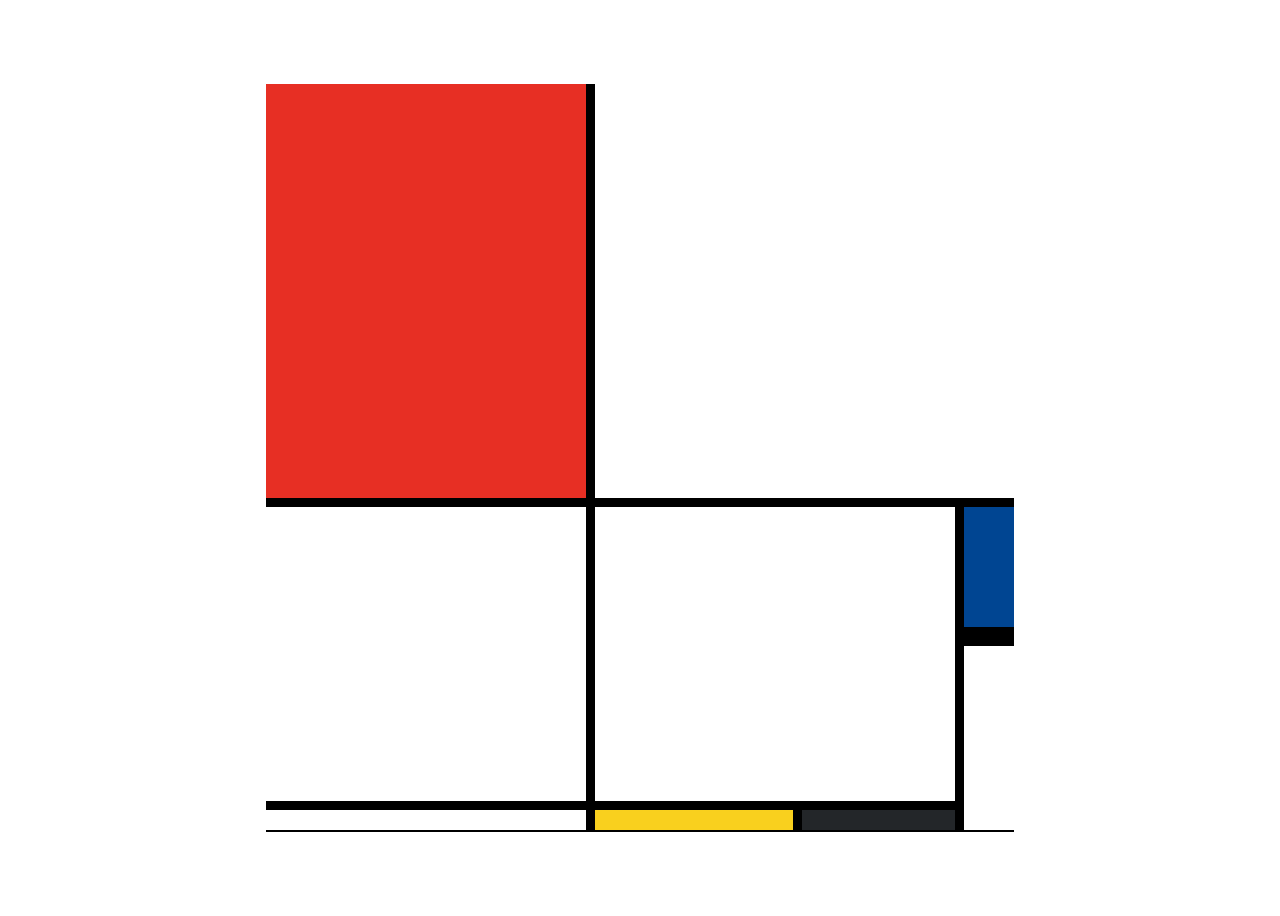
<file: pages/10.3 Mondrian Project/mondrian.html>
<!DOCTYPE html>
<html lang="en">

<head>
  <meta charset="UTF-8">
  <meta name="viewport" content="width=device-width, initial-scale=1.0">
  <title>Mondrian Project</title>
  <style>
    /* 
    Write your CSS here 
    Gap Colour: #000
    White: #F0F1EC
    Red: #E72F24
    Black: #232629
    Blue: #004592
    Yellow: #F9D01E

    For dimensions, see dimensions.png image.
    HINT: Remember you can't change the properties of grid lines.
    But grid lines are transparent!
    */
    .messi {
      display: flex;
      justify-content: center;
      height: 100vh;
      align-items: center;
    }
    .grid-container {
      display: grid;
      gap: 9px;
      background-color: #000;
      height: 748px;
      width: 748px;
      grid-template-columns: 320px 198px 153px 50px;
      grid-template-rows: 414px 130px 155px 20px;
    }
    .red {
      background-color:#E72F24;
    }
    .blue {
      background-color: #004592;
      grid-area: 2 / 4;
      border-bottom: 10px solid;
    }
    .yellow {
      background-color: #F9D01E;
      grid-area: 4 / 2;
    }
    .black {
      background-color: #232629;
      grid-area: 4 / 3;
    }
    .white {
      background-color: white;
    }
    .item {
      grid-area: 1 / 2 / 1 / -1;
    }
    .item1 {
      grid-area: 2 / 1 / 4;
    }
    .item2 {
      grid-area: 2 / 2 / 4 / 4;
    }
    .item3 {
      grid-row: span 2;
    }
  </style>
</head>

<body>
  <!-- Write your HTML here -->
  <div class="messi">
    <div class="grid-container">
      <div class="red"></div>
      <div class="white item"></div>
      <div class="white item1"></div>
      <div class="white item2"></div>
      <div class="white item3"></div>
      <div class="blue"></div>
      <div class="white item4"></div>
      <div class="yellow"></div>
     <div class="black"></div>
    </div>
  </div>
</body>

</html>
</file>
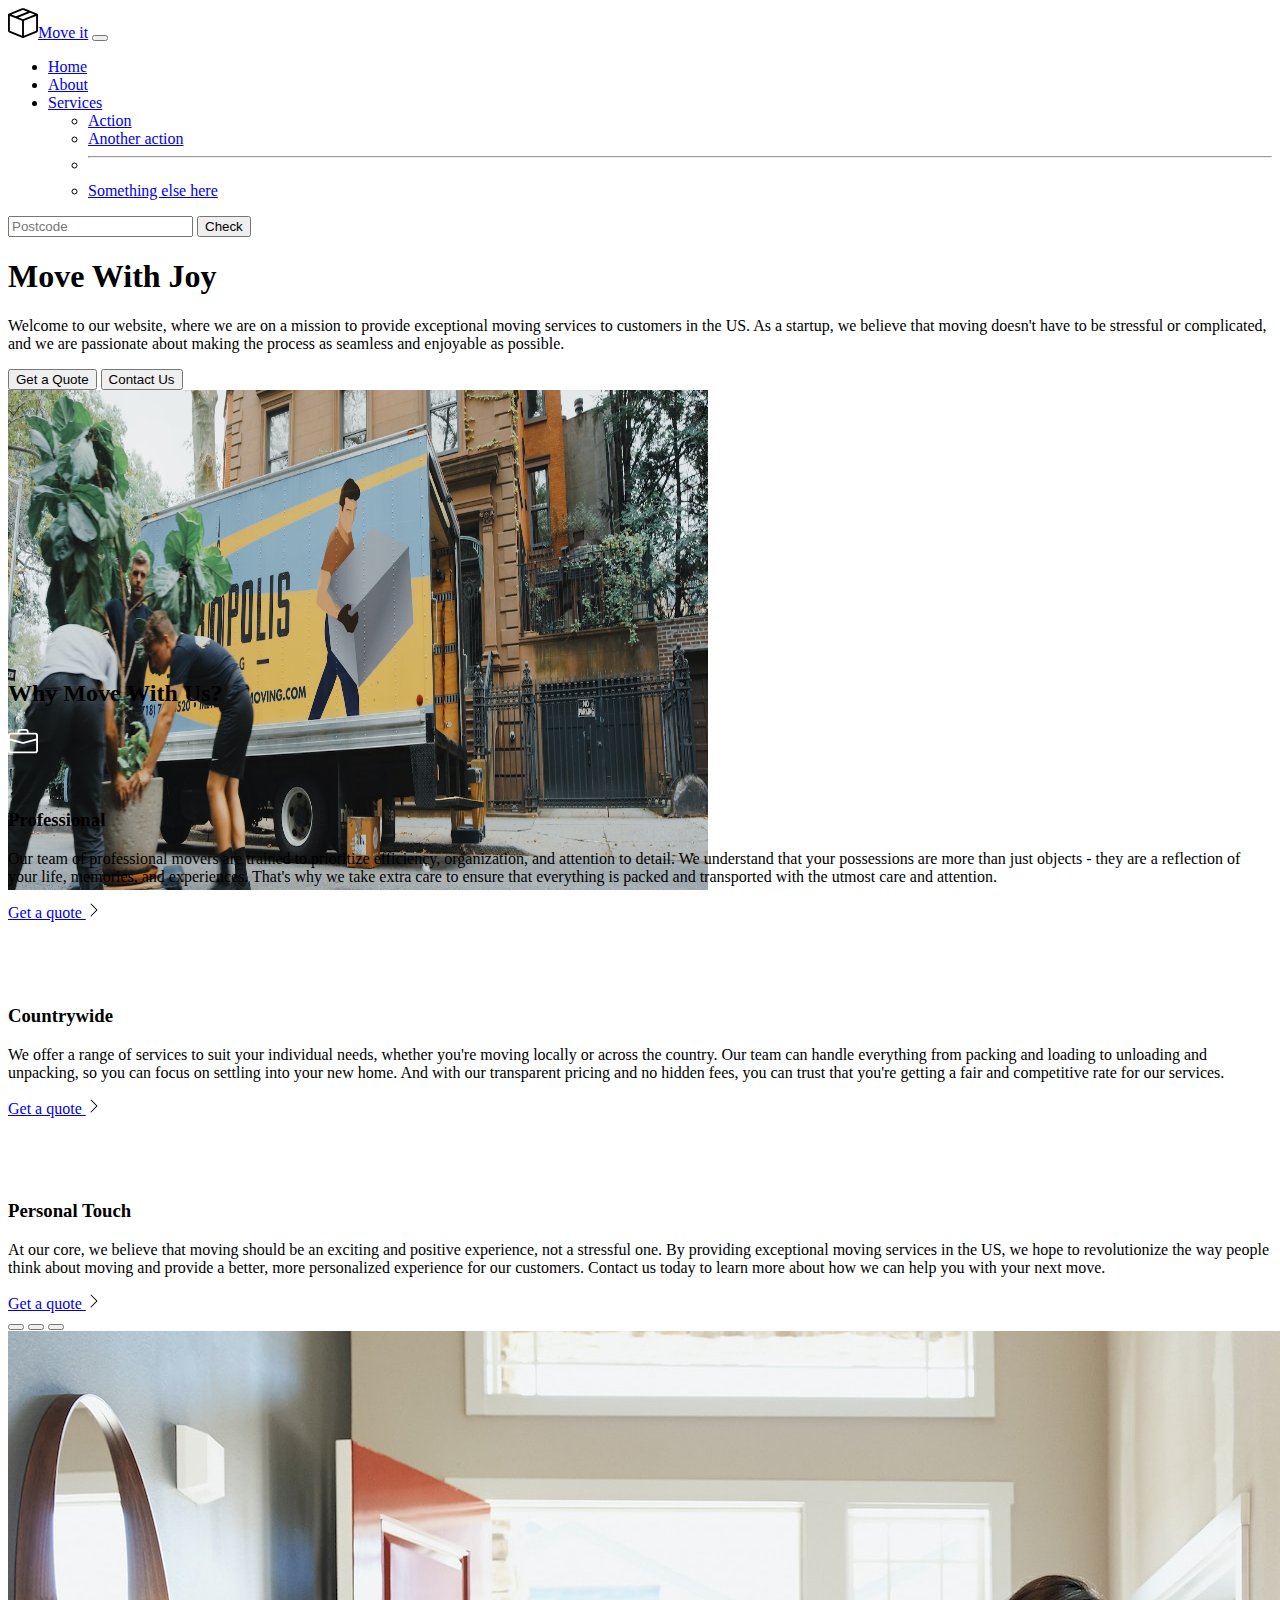
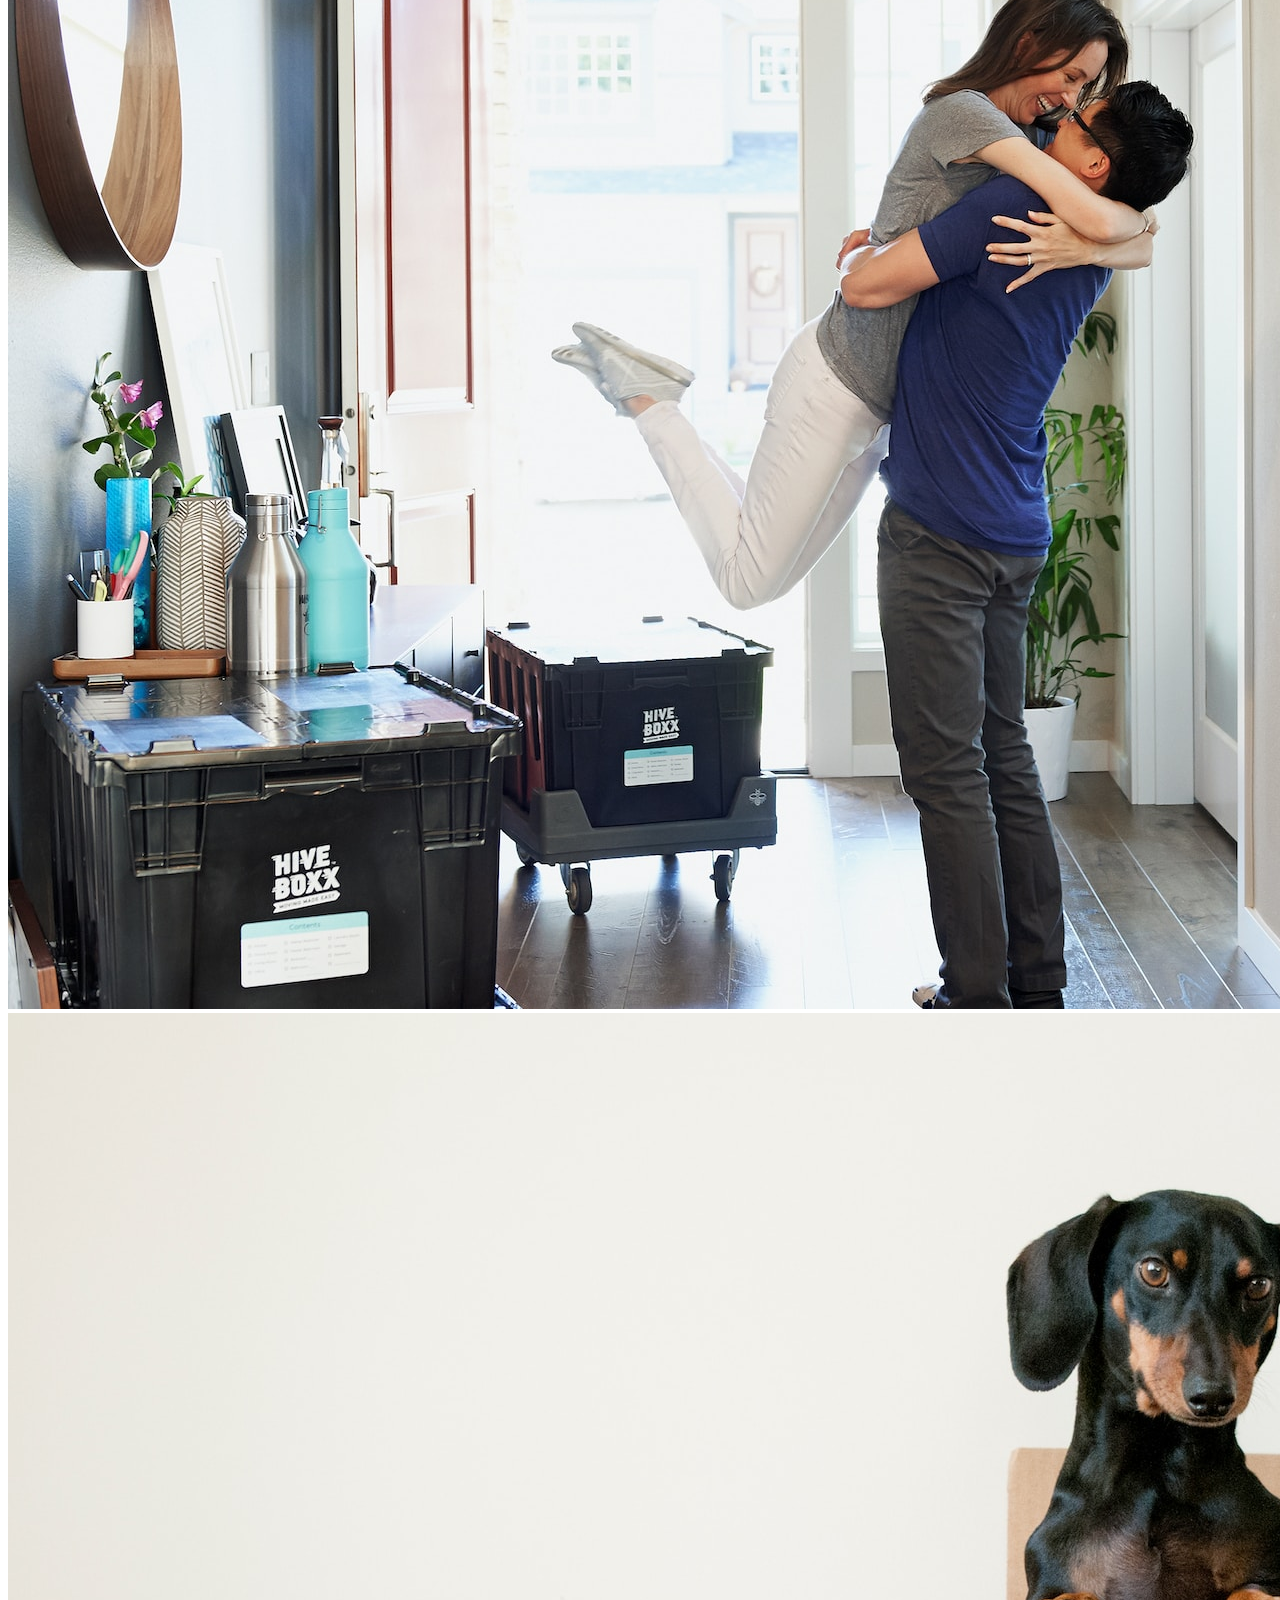
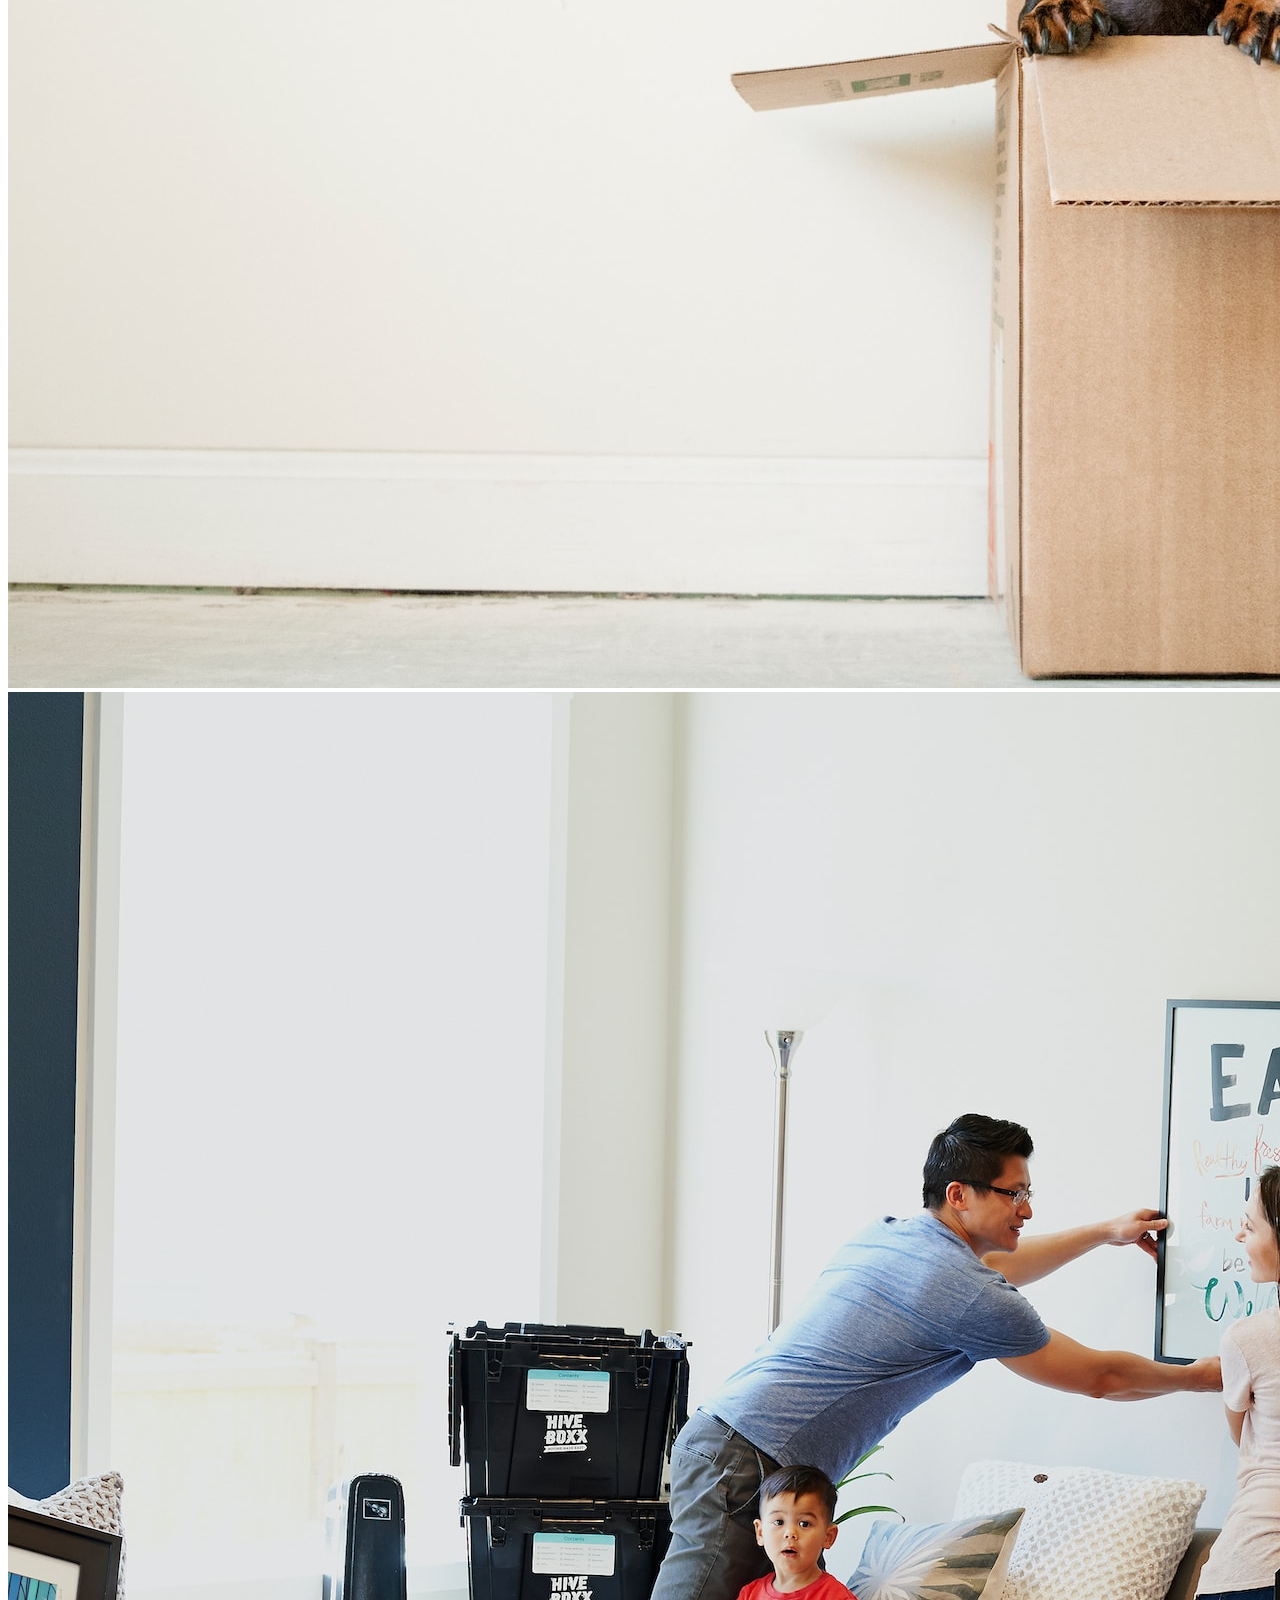
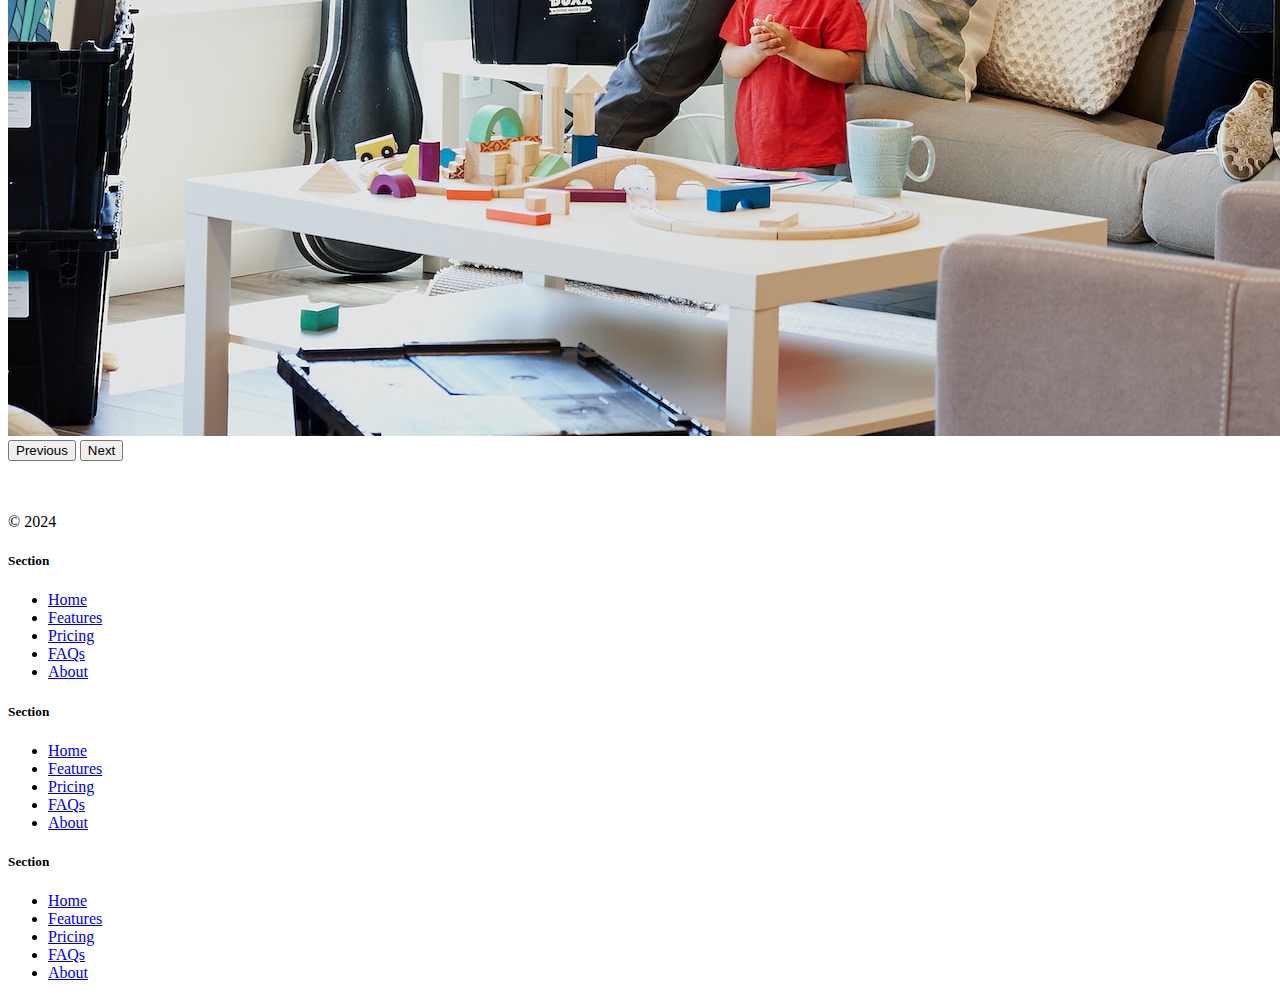
<file: pages/11.2 Bootstrap Components/moveit.html>
<!DOCTYPE html>
<html lang="en" data-bs-theme="dark">

<head>
  <meta charset="UTF-8">
  <meta name="viewport" content="width=device-width, initial-scale=1.0">
  <title>MoveIt</title>
  <link href="https://cdn.jsdelivr.net/npm/bootstrap@5.3.0-alpha2/dist/css/bootstrap.min.css" rel="stylesheet"
    integrity="sha384-aFq/bzH65dt+w6FI2ooMVUpc+21e0SRygnTpmBvdBgSdnuTN7QbdgL+OapgHtvPp" crossorigin="anonymous">

  <style>
    .feature-icon {
    width: 4rem;
    height: 4rem;
    border-radius: 0.75rem;
  }


  </style>
</head>

<body>
  <nav class="navbar navbar-expand-lg bg-body-tertiary">
    <div class="container-fluid">
      <a class="navbar-brand" href="#"><img src="./box-seam.svg" alt="Logo" height="30">Move it</a>
      <button class="navbar-toggler" type="button" data-bs-toggle="collapse" data-bs-target="#navbarSupportedContent" aria-controls="navbarSupportedContent" aria-expanded="false" aria-label="Toggle navigation">
        <span class="navbar-toggler-icon"></span>
      </button>
      <div class="collapse navbar-collapse" id="navbarSupportedContent">
        <ul class="navbar-nav me-auto mb-2 mb-lg-0">
          <li class="nav-item">
            <a class="nav-link active" aria-current="page" href="#">Home</a>
          </li>
          <li class="nav-item">
            <a class="nav-link" href="#">About</a>
          </li>
          <li class="nav-item dropdown">
            <a class="nav-link dropdown-toggle" href="#" role="button" data-bs-toggle="dropdown" aria-expanded="false">
              Services
            </a>
            <ul class="dropdown-menu">
              <li><a class="dropdown-item" href="#">Action</a></li>
              <li><a class="dropdown-item" href="#">Another action</a></li>
              <li><hr class="dropdown-divider"></li>
              <li><a class="dropdown-item" href="#">Something else here</a></li>
            </ul>
          </li>
        </ul>
        <form class="d-flex" role="search">
          <input class="form-control me-2" type="search" placeholder="Postcode" aria-label="Search">
          <button class="btn btn-outline-success" type="submit">Check</button>
        </form>
      </div>
    </div>
  </nav>
  <div class="px-4 pt-5 my-5 text-center border-bottom">
    <h1 class="display-4 fw-bold text-body-emphasis">Move With Joy</h1>
    <div class="col-lg-6 mx-auto">
      <p class="lead mb-4">Welcome to our website, where we are on a mission to provide exceptional moving services to customers in the US. As a startup, we believe that moving doesn't have to be stressful or complicated, and we are passionate about making the process as seamless and enjoyable as possible.
      </p>
      <div class="d-grid gap-2 d-sm-flex justify-content-sm-center mb-5">
        <button type="button" class="btn btn-primary btn-lg px-4 me-sm-3">Get a Quote</button>
        <button type="button" class="btn btn-outline-secondary btn-lg px-4">Contact Us</button>
      </div>
    </div>
    <div class="overflow-hidden" style="max-height: 30vh;">
      <div class="container px-5">
        <img src="moving-van.jpg" class="img-fluid border rounded-3 shadow-lg mb-4" alt="Example image" width="700" height="500" loading="lazy">
      </div>
    </div>
  </div>
  <div class="container px-4 py-5" id="featured-3">
    <h2 class="pb-2 border-bottom">Why Move With Us?</h2>
    <div class="row g-4 py-5 row-cols-1 row-cols-lg-3">
      <div class="feature col">
        <div class="feature-icon d-inline-flex align-items-center justify-content-center text-bg-primary bg-gradient fs-2 mb-3">
          <img src="briefcase.svg" alt="briefcase" height="30">
        </div>
        <h3 class="fs-2 text-body-emphasis">Professional</h3>
        <p>Our team of professional movers are trained to prioritize efficiency, organization, and attention to detail. We understand that your possessions are more than just objects - they are a reflection of your life, memories, and experiences. That's why we take extra care to ensure that everything is packed and transported with the utmost care and attention.
        </p>        
        <a href="#" class="icon-link">
          Get a quote
          <img src="chevron-right.svg" alt="chevron-right">
        </a>
      </div>
      <div class="feature col">
        <div class="feature-icon d-inline-flex align-items-center justify-content-center text-bg-primary bg-gradient fs-2 mb-3">
          <img src="bus-front.svg" alt="bus" height="30">
        </div>
        <h3 class="fs-2 text-body-emphasis">Countrywide</h3>
        <p>We offer a range of services to suit your individual needs, whether you're moving locally or across the country. Our team can handle everything from packing and loading to unloading and unpacking, so you can focus on settling into your new home. And with our transparent pricing and no hidden fees, you can trust that you're getting a fair and competitive rate for our services.
        </p>
        <a href="#" class="icon-link">
          Get a quote

          <img src="chevron-right.svg" alt="chevron-right">
        </a>
      </div>
      <div class="feature col">
        <div class="feature-icon d-inline-flex align-items-center justify-content-center text-bg-primary bg-gradient fs-2 mb-3">
          <img src="chat-square-heart.svg" alt="chat-square-heart" height="30">
        </div>
        <h3 class="fs-2 text-body-emphasis">Personal Touch
        </h3>
        <p>At our core, we believe that moving should be an exciting and positive experience, not a stressful one. By providing exceptional moving services in the US, we hope to revolutionize the way people think about moving and provide a better, more personalized experience for our customers. Contact us today to learn more about how we can help you with your next move.
          </p>
        <a href="#" class="icon-link">
          Get a quote
          <img src="chevron-right.svg" alt="chevron-right">
        </a>
      </div>
    </div>
  </div> 

  <div class="container">
  <div id="carouselExampleIndicators" class="carousel slide">
    <div class="carousel-indicators">
      <button type="button" data-bs-target="#carouselExampleIndicators" data-bs-slide-to="0" class="active" aria-current="true" aria-label="Slide 1"></button>
      <button type="button" data-bs-target="#carouselExampleIndicators" data-bs-slide-to="1" aria-label="Slide 2"></button>
      <button type="button" data-bs-target="#carouselExampleIndicators" data-bs-slide-to="2" aria-label="Slide 3"></button>
    </div>
    <div class="carousel-inner">
      <div class="carousel-item active">
        <img src="couple.jpg" class="d-block w-100" alt="...">
      </div>
      <div class="carousel-item">
        <img src="dog.jpg" class="d-block w-100" alt="...">
      </div>
      <div class="carousel-item">
        <img src="family.jpg" class="d-block w-100" alt="...">
      </div>
    </div>
    <button class="carousel-control-prev" type="button" data-bs-target="#carouselExampleIndicators" data-bs-slide="prev">
      <span class="carousel-control-prev-icon" aria-hidden="true"></span>
      <span class="visually-hidden">Previous</span>
    </button>
    <button class="carousel-control-next" type="button" data-bs-target="#carouselExampleIndicators" data-bs-slide="next">
      <span class="carousel-control-next-icon" aria-hidden="true"></span>
      <span class="visually-hidden">Next</span>
    </button>
  </div>
  </div> 
  <footer class="row row-cols-1 row-cols-sm-2 row-cols-md-5 py-5 my-5 border-top">
    <div class="col mb-3">
      <a href="/" class="d-flex align-items-center mb-3 link-body-emphasis text-decoration-none">
        <svg class="bi me-2" width="40" height="32"><use xlink:href="#bootstrap"></use></svg>
      </a>
      <p class="text-body-secondary">© 2024</p>
    </div>

    <div class="col mb-3">

    </div>

    <div class="col mb-3">
      <h5>Section</h5>
      <ul class="nav flex-column">
        <li class="nav-item mb-2"><a href="#" class="nav-link p-0 text-body-secondary">Home</a></li>
        <li class="nav-item mb-2"><a href="#" class="nav-link p-0 text-body-secondary">Features</a></li>
        <li class="nav-item mb-2"><a href="#" class="nav-link p-0 text-body-secondary">Pricing</a></li>
        <li class="nav-item mb-2"><a href="#" class="nav-link p-0 text-body-secondary">FAQs</a></li>
        <li class="nav-item mb-2"><a href="#" class="nav-link p-0 text-body-secondary">About</a></li>
      </ul>
    </div>

    <div class="col mb-3">
      <h5>Section</h5>
      <ul class="nav flex-column">
        <li class="nav-item mb-2"><a href="#" class="nav-link p-0 text-body-secondary">Home</a></li>
        <li class="nav-item mb-2"><a href="#" class="nav-link p-0 text-body-secondary">Features</a></li>
        <li class="nav-item mb-2"><a href="#" class="nav-link p-0 text-body-secondary">Pricing</a></li>
        <li class="nav-item mb-2"><a href="#" class="nav-link p-0 text-body-secondary">FAQs</a></li>
        <li class="nav-item mb-2"><a href="#" class="nav-link p-0 text-body-secondary">About</a></li>
      </ul>
    </div>

    <div class="col mb-3">
      <h5>Section</h5>
      <ul class="nav flex-column">
        <li class="nav-item mb-2"><a href="#" class="nav-link p-0 text-body-secondary">Home</a></li>
        <li class="nav-item mb-2"><a href="#" class="nav-link p-0 text-body-secondary">Features</a></li>
        <li class="nav-item mb-2"><a href="#" class="nav-link p-0 text-body-secondary">Pricing</a></li>
        <li class="nav-item mb-2"><a href="#" class="nav-link p-0 text-body-secondary">FAQs</a></li>
        <li class="nav-item mb-2"><a href="#" class="nav-link p-0 text-body-secondary">About</a></li>
      </ul>
    </div>
  </footer>
  <script src="https://cdn.jsdelivr.net/npm/bootstrap@5.3.3/dist/js/bootstrap.bundle.min.js" integrity="sha384-YvpcrYf0tY3lHB60NNkmXc5s9fDVZLESaAA55NDzOxhy9GkcIdslK1eN7N6jIeHz" crossorigin="anonymous"></script>
</body>

</html>
</file>
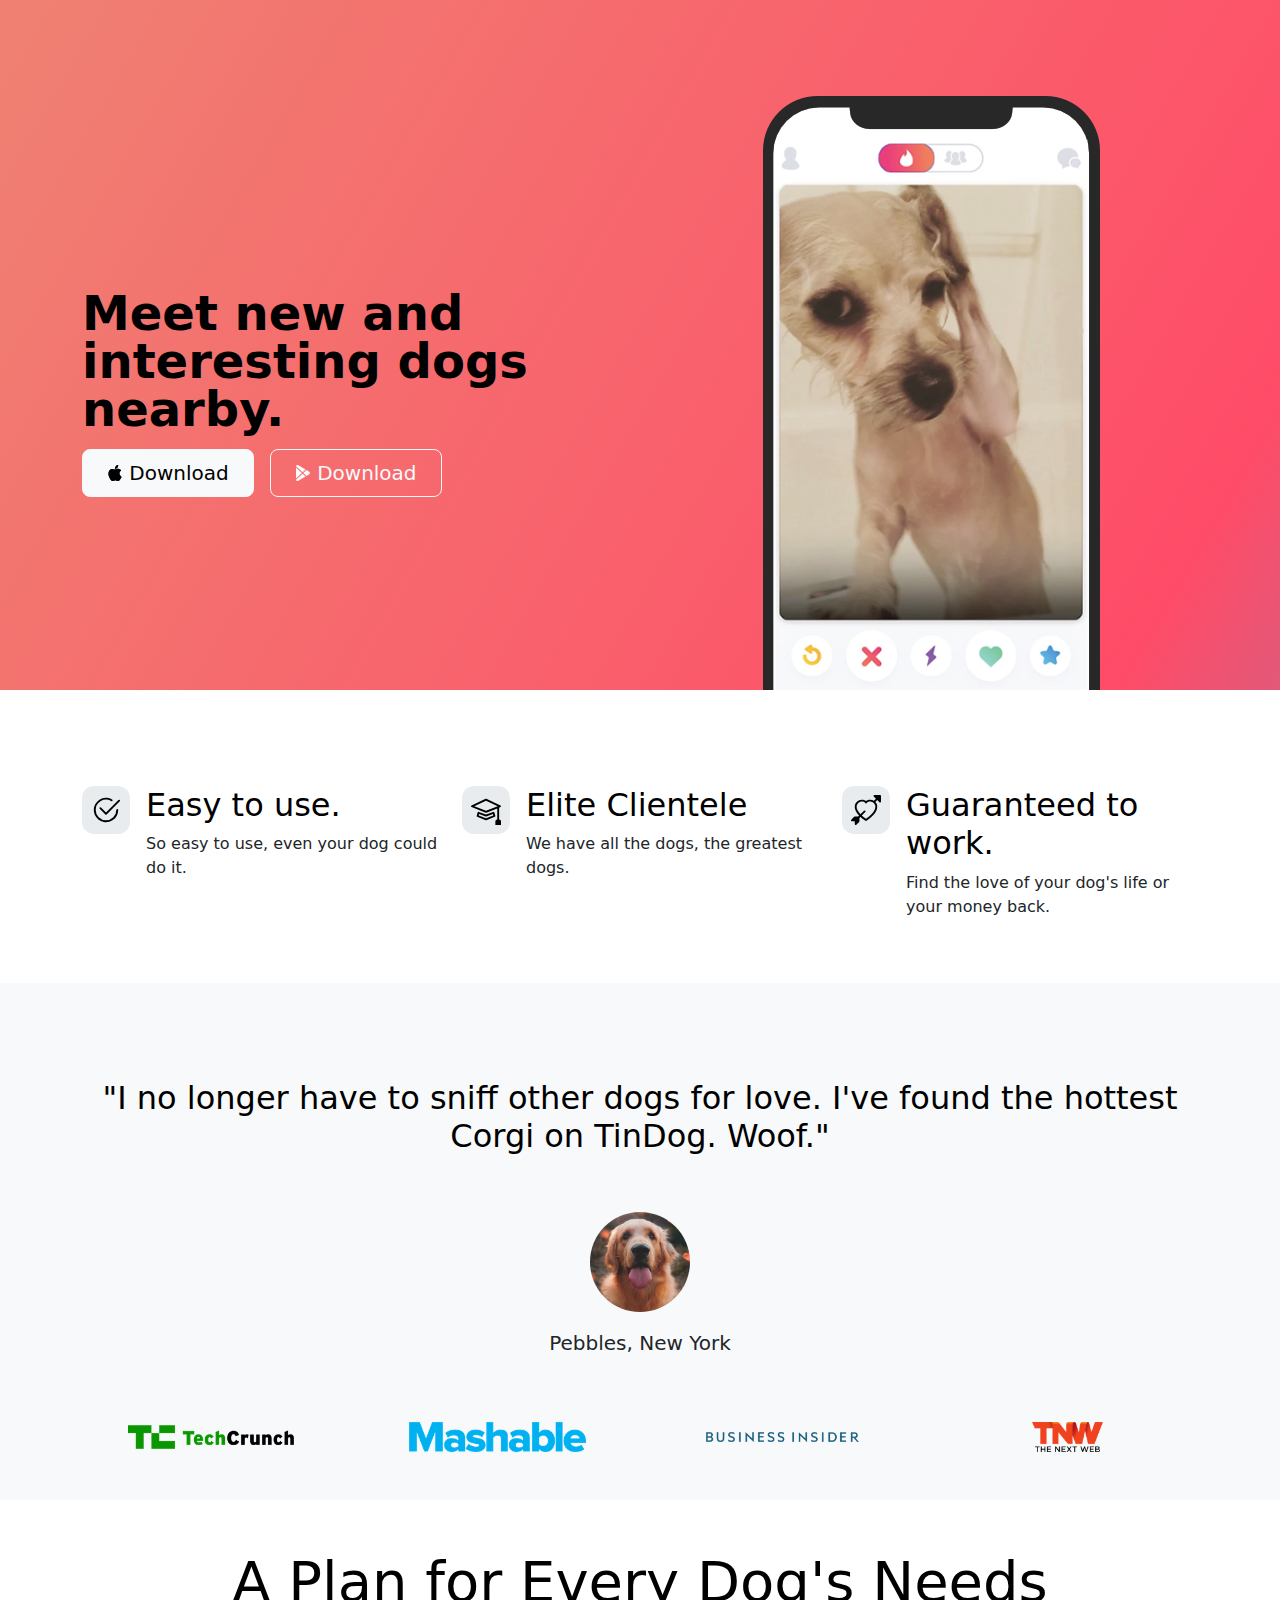
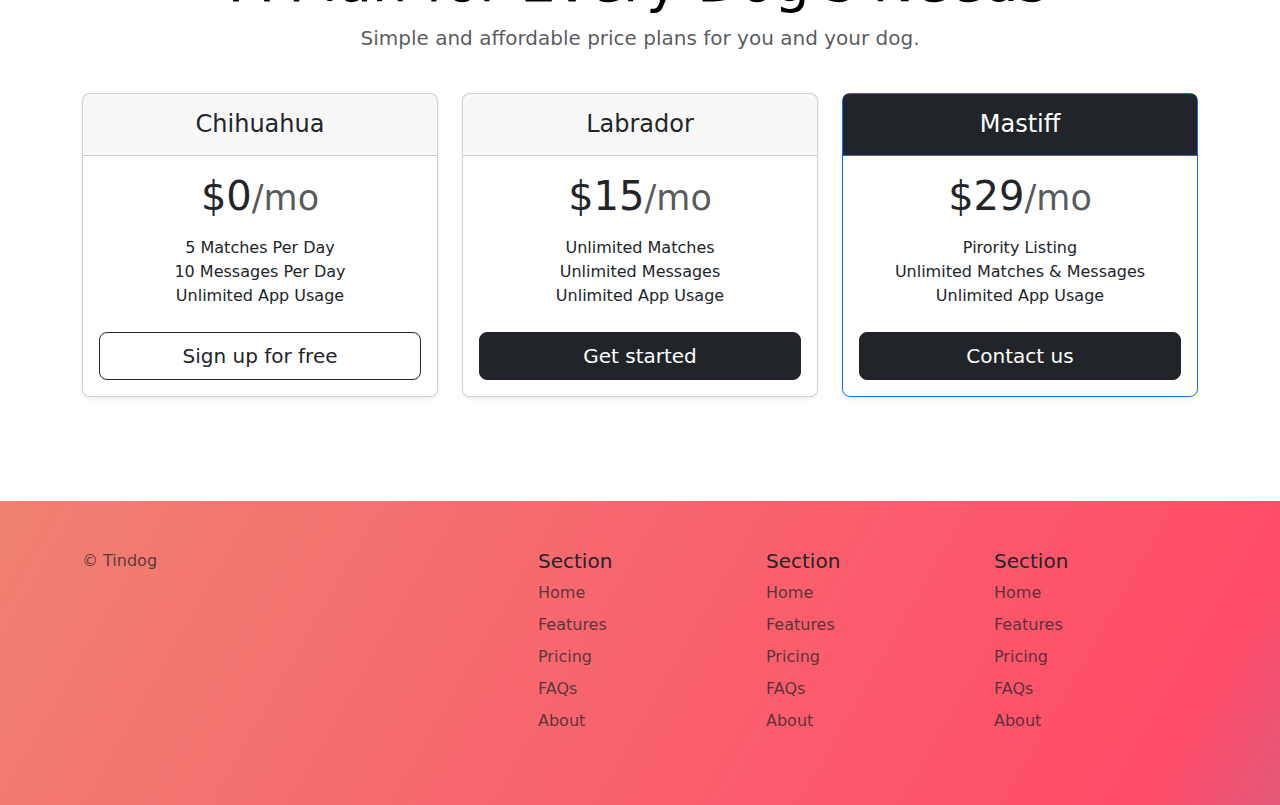
<file: pages/11.3 TinDog Project/tindog.html>
<!DOCTYPE html>
<html lang="en">

<head>
  <meta charset="UTF-8">
  <meta name="viewport" content="width=device-width, initial-scale=1.0">
  <title>TinDog</title>
  <link href="https://cdn.jsdelivr.net/npm/bootstrap@5.3.3/dist/css/bootstrap.min.css" rel="stylesheet" integrity="sha384-QWTKZyjpPEjISv5WaRU9OFeRpok6YctnYmDr5pNlyT2bRjXh0JMhjY6hW+ALEwIH" crossorigin="anonymous">
  <link rel="stylesheet" href="./css/style.css">
</head>

<body>

  <!-- Title -->
  <section id="title" class="gradient-background">
    <div class="container pt-5">
      <div class="row flex-lg-row-reverse align-items-center g-5 py-5 pb-0">      
        <div class="col-10 col-sm-8 col-lg-6">
          <img src="images/iphone.png" class="d-block mx-lg-auto img-fluid" alt="Dog">
        </div>
        <div class="col-lg-6">
          <h1 class="display-5 fw-bold text-body-emphasis lh-1 mb-3">Meet new and interesting dogs nearby.</h1>
          <div class="d-grid gap-2 d-md-flex justify-content-md-start">
            <button type="button" class="btn btn-primary btn-lg px-4 me-md-2  btn btn-light">
              <svg xmlns="http://www.w3.org/2000/svg" width="16" height="16" fill="currentColor"
                  class="bi bi-apple mb-1" viewBox="0 0 16 16">
                  <path
                    d="M11.182.008C11.148-.03 9.923.023 8.857 1.18c-1.066 1.156-.902 2.482-.878 2.516.024.034 1.52.087 2.475-1.258.955-1.345.762-2.391.728-2.43Zm3.314 11.733c-.048-.096-2.325-1.234-2.113-3.422.212-2.189 1.675-2.789 1.698-2.854.023-.065-.597-.79-1.254-1.157a3.692 3.692 0 0 0-1.563-.434c-.108-.003-.483-.095-1.254.116-.508.139-1.653.589-1.968.607-.316.018-1.256-.522-2.267-.665-.647-.125-1.333.131-1.824.328-.49.196-1.422.754-2.074 2.237-.652 1.482-.311 3.83-.067 4.56.244.729.625 1.924 1.273 2.796.576.984 1.34 1.667 1.659 1.899.319.232 1.219.386 1.843.067.502-.308 1.408-.485 1.766-.472.357.013 1.061.154 1.782.539.571.197 1.111.115 1.652-.105.541-.221 1.324-1.059 2.238-2.758.347-.79.505-1.217.473-1.282Z" />
                  <path
                    d="M11.182.008C11.148-.03 9.923.023 8.857 1.18c-1.066 1.156-.902 2.482-.878 2.516.024.034 1.52.087 2.475-1.258.955-1.345.762-2.391.728-2.43Zm3.314 11.733c-.048-.096-2.325-1.234-2.113-3.422.212-2.189 1.675-2.789 1.698-2.854.023-.065-.597-.79-1.254-1.157a3.692 3.692 0 0 0-1.563-.434c-.108-.003-.483-.095-1.254.116-.508.139-1.653.589-1.968.607-.316.018-1.256-.522-2.267-.665-.647-.125-1.333.131-1.824.328-.49.196-1.422.754-2.074 2.237-.652 1.482-.311 3.83-.067 4.56.244.729.625 1.924 1.273 2.796.576.984 1.34 1.667 1.659 1.899.319.232 1.219.386 1.843.067.502-.308 1.408-.485 1.766-.472.357.013 1.061.154 1.782.539.571.197 1.111.115 1.652-.105.541-.221 1.324-1.059 2.238-2.758.347-.79.505-1.217.473-1.282Z" />

              </svg>    
            Download</button>
            <button type="button" class="btn btn-outline-secondary btn-lg px-4 btn btn-outline-light">
              <svg xmlns="http://www.w3.org/2000/svg" width="16" height="16" fill="currentColor"
                  class="bi bi-google-play mb-1" viewBox="0 0 16 16">
                <path
                    d="M14.222 9.374c1.037-.61 1.037-2.137 0-2.748L11.528 5.04 8.32 8l3.207 2.96 2.694-1.586Zm-3.595 2.116L7.583 8.68 1.03 14.73c.201 1.029 1.36 1.61 2.303 1.055l7.294-4.295ZM1 13.396V2.603L6.846 8 1 13.396ZM1.03 1.27l6.553 6.05 3.044-2.81L3.333.215C2.39-.341 1.231.24 1.03 1.27Z" />

                  </svg>
            Download</button>
          </div>
        </div>
      </div>
    </div>
  </section>
  <!-- Features -->
  <section id="features">
    <div class="container mt-5">
    <div class="row g-4 py-5 row-cols-1 row-cols-lg-3">
      <div class="col d-flex align-items-start">
        <div class="icon-square text-body-emphasis bg-body-secondary d-inline-flex align-items-center justify-content-center fs-4 flex-shrink-0 me-3">
          <svg xmlns="http://www.w3.org/2000/svg" height="30" fill="currentColor" class="bi bi-check2-circle"
          viewBox="0 0 16 16">
<path
            d="M2.5 8a5.5 5.5 0 0 1 8.25-4.764.5.5 0 0 0 .5-.866A6.5 6.5 0 1 0 14.5 8a.5.5 0 0 0-1 0 5.5 5.5 0 1 1-11 0z" />
<path
            d="M15.354 3.354a.5.5 0 0 0-.708-.708L8 9.293 5.354 6.646a.5.5 0 1 0-.708.708l3 3a.5.5 0 0 0 .708 0l7-7z" />
</svg>
        </div>
        <div>
          <h3 class="fs-2 text-body-emphasis">Easy to use.</h3>
          <p>So easy to use, even your dog could do it.</p>

        </div>
      </div>
      <div class="col d-flex align-items-start">
        <div class="icon-square text-body-emphasis bg-body-secondary d-inline-flex align-items-center justify-content-center fs-4 flex-shrink-0 me-3">
          <svg xmlns="http://www.w3.org/2000/svg" height="30" fill="currentColor" class="bi bi-mortarboard" viewBox="0 0 16 16">
            <path d="M8.211 2.047a.5.5 0 0 0-.422 0l-7.5 3.5a.5.5 0 0 0 .025.917l7.5 3a.5.5 0 0 0 .372 0L14 7.14V13a1 1 0 0 0-1 1v2h3v-2a1 1 0 0 0-1-1V6.739l.686-.275a.5.5 0 0 0 .025-.917l-7.5-3.5ZM8 8.46 1.758 5.965 8 3.052l6.242 2.913L8 8.46Z"/>
            <path d="M4.176 9.032a.5.5 0 0 0-.656.327l-.5 1.7a.5.5 0 0 0 .294.605l4.5 1.8a.5.5 0 0 0 .372 0l4.5-1.8a.5.5 0 0 0 .294-.605l-.5-1.7a.5.5 0 0 0-.656-.327L8 10.466 4.176 9.032Zm-.068 1.873.22-.748 3.496 1.311a.5.5 0 0 0 .352 0l3.496-1.311.22.748L8 12.46l-3.892-1.556Z"/>
            </svg>
        </div>
        <div>
          <h3 class="fs-2 text-body-emphasis">Elite Clientele</h3>
          <p>We have all the dogs, the greatest dogs.</p>
        </div>
      </div>
      <div class="col d-flex align-items-start">
        <div class="icon-square text-body-emphasis bg-body-secondary d-inline-flex align-items-center justify-content-center fs-4 flex-shrink-0 me-3">
          <svg xmlns="http://www.w3.org/2000/svg" height="30" fill="currentColor" class="bi bi-arrow-through-heart"
              viewBox="0 0 16 16">
<path fill-rule="evenodd"
                d="M2.854 15.854A.5.5 0 0 1 2 15.5V14H.5a.5.5 0 0 1-.354-.854l1.5-1.5A.5.5 0 0 1 2 11.5h1.793l.53-.53c-.771-.802-1.328-1.58-1.704-2.32-.798-1.575-.775-2.996-.213-4.092C3.426 2.565 6.18 1.809 8 3.233c1.25-.98 2.944-.928 4.212-.152L13.292 2 12.147.854A.5.5 0 0 1 12.5 0h3a.5.5 0 0 1 .5.5v3a.5.5 0 0 1-.854.354L14 2.707l-1.006 1.006c.236.248.44.531.6.845.562 1.096.585 2.517-.213 4.092-.793 1.563-2.395 3.288-5.105 5.08L8 13.912l-.276-.182a21.86 21.86 0 0 1-2.685-2.062l-.539.54V14a.5.5 0 0 1-.146.354l-1.5 1.5Zm2.893-4.894A20.419 20.419 0 0 0 8 12.71c2.456-1.666 3.827-3.207 4.489-4.512.679-1.34.607-2.42.215-3.185-.817-1.595-3.087-2.054-4.346-.761L8 4.62l-.358-.368c-1.259-1.293-3.53-.834-4.346.761-.392.766-.464 1.845.215 3.185.323.636.815 1.33 1.519 2.065l1.866-1.867a.5.5 0 1 1 .708.708L5.747 10.96Z" />
</svg>
        </div>
        <div>
          <h3 class="fs-2 text-body-emphasis">Guaranteed to work.</h3>
          <p>Find the love of your dog's life or your money back.</p>

        </div>
      </div>
    </div>
  </div>
  </section>

  <!-- Testimonial -->
  <section id="testimonial">
    <div class="p-5 text-center bg-body-tertiary">
      <div class="container py-5">
        <h2 class="text-body-emphasis">"I no longer have to sniff other dogs for love. I've found the hottest Corgi on TinDog. Woof."</h2>
        <img src="images/dog-img.jpg" height="100px" class="mt-5 mb-2 rounded-circle">
        <p class="col-lg-8 mx-auto lead mt-2">
          Pebbles, New York
        </p>
      </div>

      <div class="container">
        <div class="row">
        <div class="col-lg-3 col-sm-12">
          <img src="images/techcrunch.png" height="30px">
        </div>
        <div class="col-lg-3 col-sm-12">
          <img src="images/mashable.png" height="30px">
        </div>
        <div class="col-lg-3 col-sm-12">
          <img src="images/bizinsider.png" height="30px">
        </div>
        <div class="col-lg-3 col-sm-12">
          <img src="images/tnw.png" height="30px">
        </div>
      </div>
    </div>
    </div>

  </section>
  <!-- Pricing -->
  <section id="pricing">
    <div class="container py-3">
        <div class="pricing-header p-3 pb-md-4 mx-auto text-center mt-3">
          <h2 class="display-4 fw-normal text-body-emphasis">A Plan for Every Dog's Needs</h2>
          <p class="fs-5 text-body-secondary">Simple and affordable price plans for you and your dog.</p>
        </div>
        <div class="row row-cols-1 row-cols-md-3 mb-3 text-center">
          <div class="col">
            <div class="card mb-4 rounded-3 shadow-sm">
              <div class="card-header py-3">
                <h4 class="my-0 fw-normal">Chihuahua</h4>
              </div>
              <div class="card-body">
                <h1 class="card-title pricing-card-title">$0<small class="text-body-secondary fw-light">/mo</small></h1>
                <ul class="list-unstyled mt-3 mb-4">
                  <li>5 Matches Per Day</li>
                  <li>10 Messages Per Day</li>
                  <li>Unlimited App Usage</li>
                </ul>
                <button type="button" class="w-100 btn btn-lg btn-outline-dark">Sign up for free</button>
              </div>
            </div>
          </div>
          <div class="col">
            <div class="card mb-4 rounded-3 shadow-sm">
              <div class="card-header py-3">
                <h4 class="my-0 fw-normal">Labrador</h4>
              </div>
              <div class="card-body">
                <h1 class="card-title pricing-card-title">$15<small class="text-body-secondary fw-light">/mo</small></h1>
                <ul class="list-unstyled mt-3 mb-4">
                  <li>Unlimited Matches</li>
                  <li>Unlimited Messages</li>
                  <li>Unlimited App Usage</li>
                </ul>
                <button type="button" class="w-100 btn btn-lg btn-primary btn-dark">Get started</button>
              </div>
            </div>
          </div>
          <div class="col">
            <div class="card mb-4 rounded-3 shadow-sm border-primary">
              <div class="card-header py-3 text-bg-dark border-primary">
                <h4 class="my-0 fw-normal">Mastiff</h4>
              </div>
              <div class="card-body">
                <h1 class="card-title pricing-card-title">$29<small class="text-body-secondary fw-light">/mo</small></h1>
                <ul class="list-unstyled mt-3 mb-4">
                  <li>Pirority Listing</li>
                  <li>Unlimited Matches & Messages</li>
                  <li>Unlimited App Usage</li>
                </ul>
                <button type="button" class="w-100 btn btn-lg btn-dark">Contact us</button>
              </div>
            </div>
          </div>
        </div>
      </div>
        
  </section>
  <!-- Footer -->
  <section id="footer" class="gradient-background">
    <div class="container">
    <footer class="row row-cols-1 row-cols-sm-2 row-cols-md-5 py-5 mt-5">
      
      
        <div class="col mb-3">
          <p class="text-body-secondary">© Tindog</p>
        </div>
     
      
        <div class="col mb-3">
    
        </div>
    
        <div class="col mb-3">
          <h5>Section</h5>
          <ul class="nav flex-column">
            <li class="nav-item mb-2"><a href="#" class="nav-link p-0 text-body-secondary">Home</a></li>
            <li class="nav-item mb-2"><a href="#" class="nav-link p-0 text-body-secondary">Features</a></li>
            <li class="nav-item mb-2"><a href="#" class="nav-link p-0 text-body-secondary">Pricing</a></li>
            <li class="nav-item mb-2"><a href="#" class="nav-link p-0 text-body-secondary">FAQs</a></li>
            <li class="nav-item mb-2"><a href="#" class="nav-link p-0 text-body-secondary">About</a></li>
          </ul>
        </div>
    
        <div class="col mb-3">
          <h5>Section</h5>
          <ul class="nav flex-column">
            <li class="nav-item mb-2"><a href="#" class="nav-link p-0 text-body-secondary">Home</a></li>
            <li class="nav-item mb-2"><a href="#" class="nav-link p-0 text-body-secondary">Features</a></li>
            <li class="nav-item mb-2"><a href="#" class="nav-link p-0 text-body-secondary">Pricing</a></li>
            <li class="nav-item mb-2"><a href="#" class="nav-link p-0 text-body-secondary">FAQs</a></li>
            <li class="nav-item mb-2"><a href="#" class="nav-link p-0 text-body-secondary">About</a></li>
          </ul>
        </div>
    
        <div class="col mb-3">
          <h5>Section</h5>
          <ul class="nav flex-column">
            <li class="nav-item mb-2"><a href="#" class="nav-link p-0 text-body-secondary">Home</a></li>
            <li class="nav-item mb-2"><a href="#" class="nav-link p-0 text-body-secondary">Features</a></li>
            <li class="nav-item mb-2"><a href="#" class="nav-link p-0 text-body-secondary">Pricing</a></li>
            <li class="nav-item mb-2"><a href="#" class="nav-link p-0 text-body-secondary">FAQs</a></li>
            <li class="nav-item mb-2"><a href="#" class="nav-link p-0 text-body-secondary">About</a></li>
          </ul>
        
        </div>
    
    </footer>
  </div>
  </section>
  <script src="https://cdn.jsdelivr.net/npm/bootstrap@5.3.3/dist/js/bootstrap.bundle.min.js" integrity="sha384-YvpcrYf0tY3lHB60NNkmXc5s9fDVZLESaAA55NDzOxhy9GkcIdslK1eN7N6jIeHz" crossorigin="anonymous"></script>
</body>

</html>
</file>
<file: pages/11.3 TinDog Project/css/style.css>
.gradient-background {
  background: linear-gradient(300deg, #00bfff, #ff4c68, #ef8172);
  background-size: 180% 180%;
  animation: gradient-animation 18s ease infinite;
}

@keyframes gradient-animation {
  0% {
    background-position: 0% 50%;
  }
  50% {
    background-position: 100% 50%;
  }
  100% {
    background-position: 0% 50%;
  }
}

.icon-square {
  width: 3rem;
  height: 3rem;
  border-radius: 0.75rem;
}

.profile-img {
  height: 100px;
  border-radius: 50%;
}
</file>
